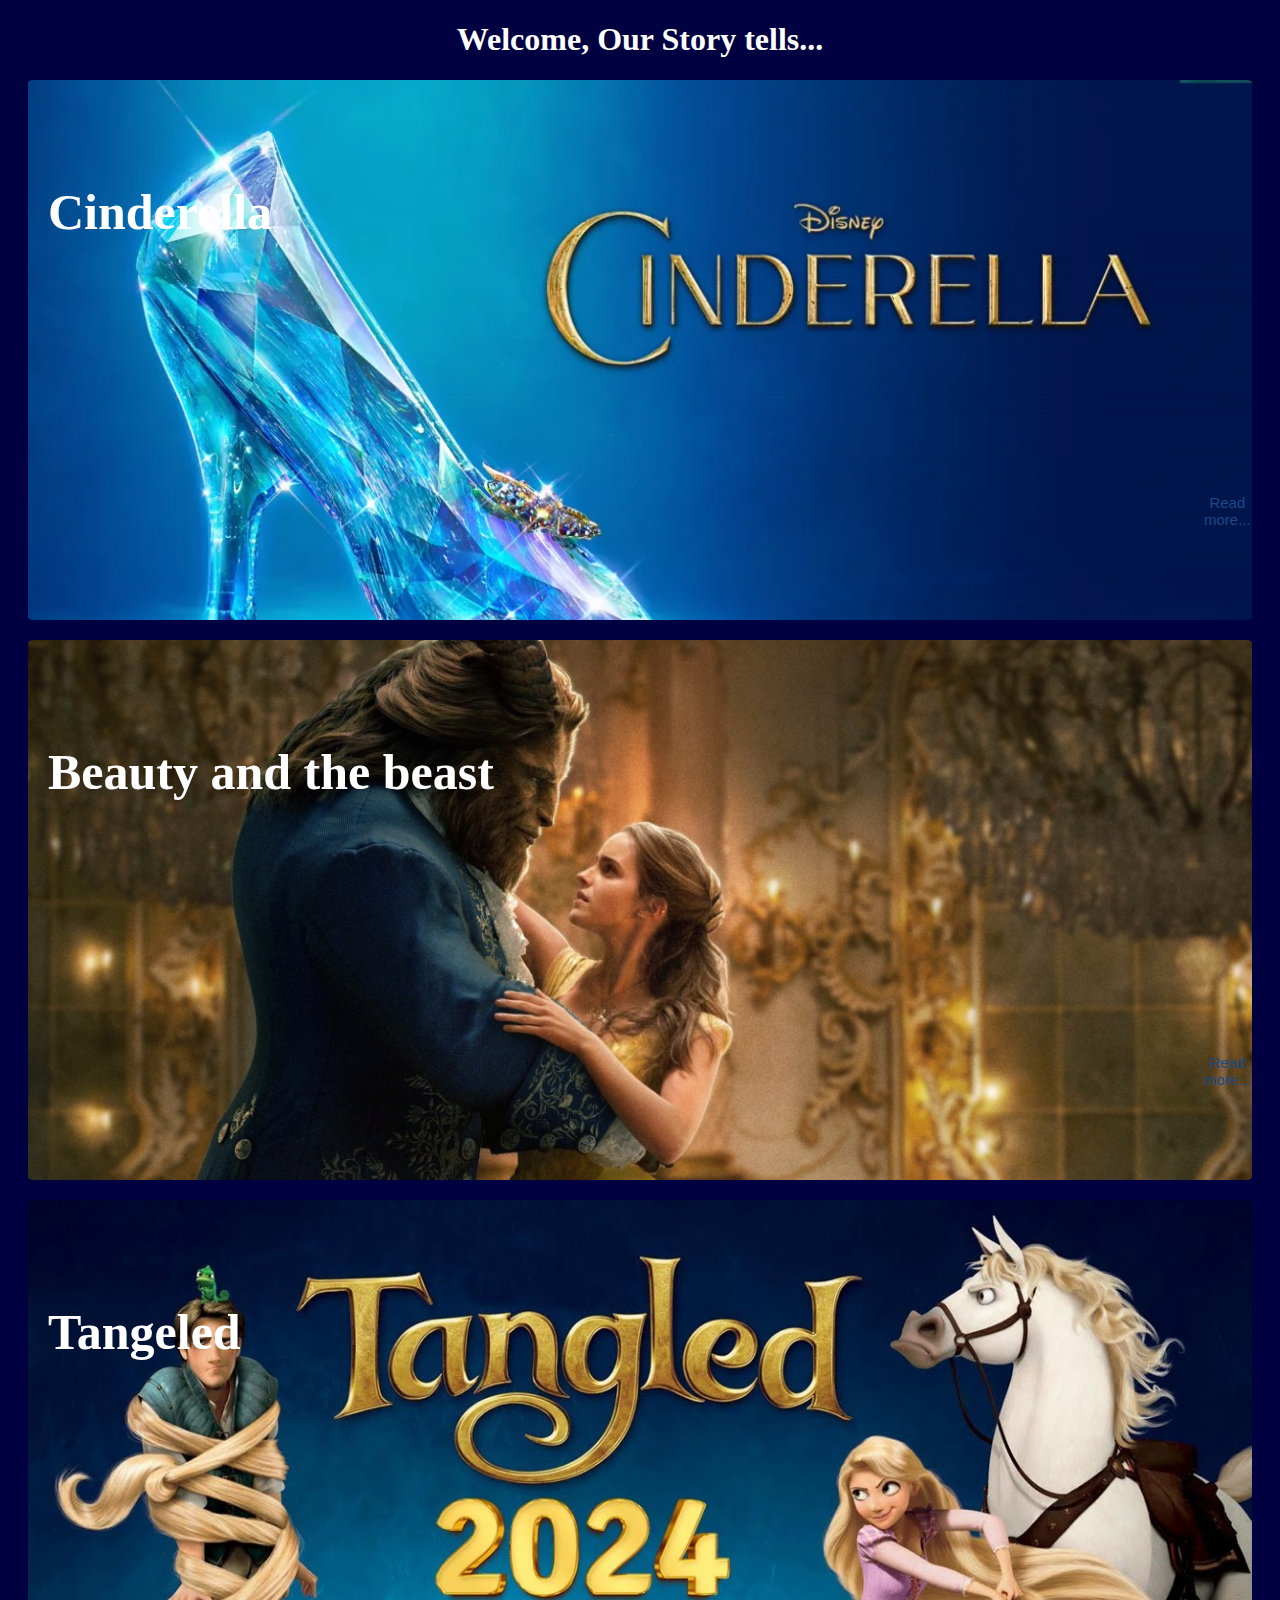
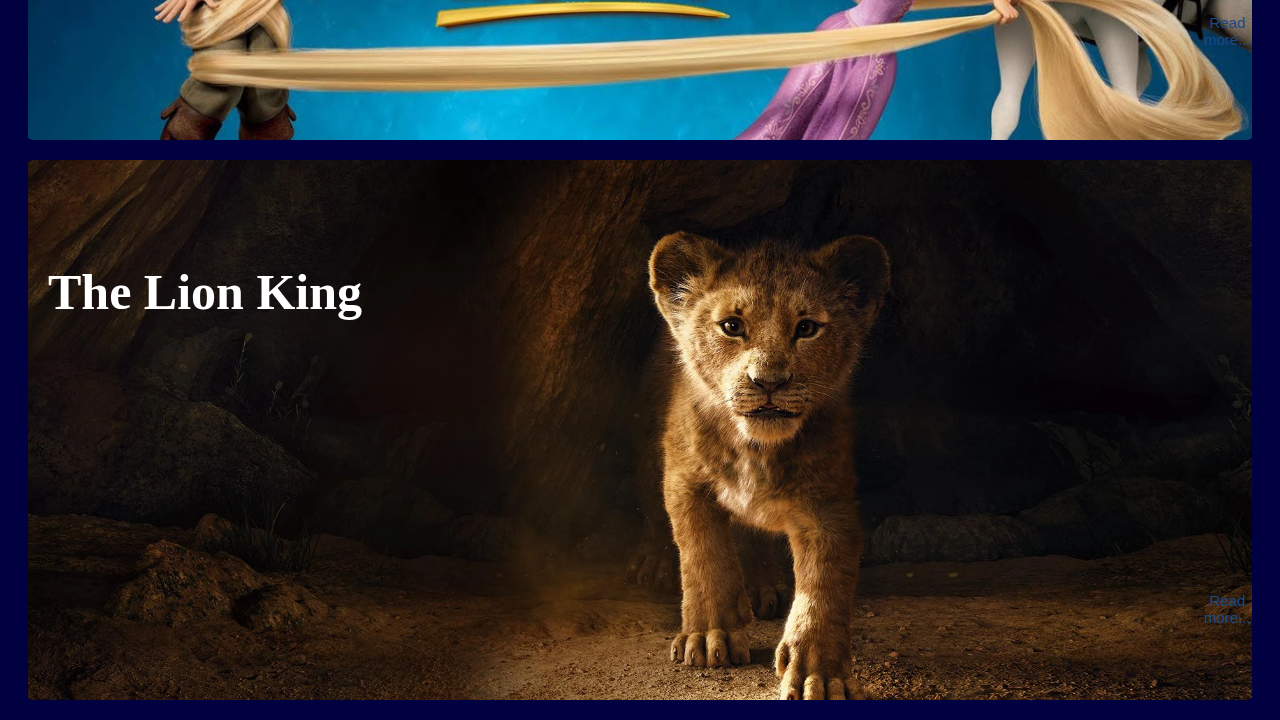
<file: index.html>
<!DOCTYPE html>
<html lang="en">
<head>
    <meta charset="UTF-8">
    <meta name="viewport" content="width=device-width, initial-scale=1.0">
    <title>Document</title>
    <link rel="stylesheet" href="style.css">
</head>
<body>
    <h1 class="MainHeading"> Welcome, Our Story tells... </h1>
    <div class="Sdiv">
        <div class="story1 demo">
            <h5> Cinderella </h5>
            <p class="para"> Once upon a time, in a kingdom far away, there lived a kind-hearted young woman named Cinderella.
                 Her life was filled with hardship, as she was treated cruelly by her wicked stepmother and stepsisters.
                  Despite the relentless mistreatment, Cinderella remained gentle and optimistic, never losing hope.
                   Little did she know, her life was about to change forever. With the help of a magical fairy godmother, Cinderella's dreams of a better life would soon come true, 
                   leading her to an unforgettable adventure that would reveal the true power of kindness, courage, and love. </p>

            <button class="b1">Read more...</button>
        </div>
        <div class="story2 demo">
            <h5> Beauty and the beast </h5>
            <p class="para">Once upon a time, in a faraway land, there was a young and beautiful woman named Belle,
                 who lived in a small village. Although she was admired for her looks, it was her intelligence, kindness, and 
                 love for adventure that set her apart from others. One day, her father was captured by a fearsome Beast while 
                 exploring the Beast’s mysterious castle. Belle bravely offered to take her father’s place, and so, 
                 she became the Beast’s prisoner. Over time, she discovered that beneath the Beast’s frightening exterior,
                  there was a kind and gentle soul. Together, they embarked on a journey of self-discovery, love, and redemption, 
                  proving that true beauty comes from within.</p>

            <button>Read more...</button>
        </div>
        <div class="story3 demo">
            <h5> Tangeled </h5>
            <p class="para">Once upon a time, in a hidden tower deep in a magical forest, there lived a young girl named Rapunzel,
                 who was blessed with long, golden hair that shimmered like the sun. She had been taken from her parents as a baby by 
                 a mysterious witch and raised in the tower, isolated from the world. Rapunzel dreamt of escaping to experience the wonders
                  beyond the walls of her prison. Her life changed when a charming thief named Flynn Rider stumbled upon her tower, and together
                   they embarked on an adventurous journey that would not only uncover secrets from her past but also reveal the true meaning of 
                   freedom, love, and family.</p>

            <button>Read more...</button>
        </div>
        <div class="story4 demo">
            <h5> The Lion King </h5>
            <p class="para">In the vast and vibrant African savanna, a young lion cub named Simba was born to King Mufasa and Queen Sarabi, 
                destined to one day rule the Pride Lands. However, tragedy struck when Simba's evil uncle, Scar, plotted to seize the throne,
                 causing Mufasa’s untimely death and leading Simba to flee, believing he was responsible. Alone and guilt-ridden, Simba grew up
                  in exile, finding solace in new friends like Timon and Pumbaa. As he matured, Simba learned the truth about his past and the 
                  responsibilities of leadership. With courage and determination, he returned to reclaim his rightful place as king, bringing balance 
                  and harmony back to the Pride Lands. The Lion King is a tale of redemption, bravery, and the circle of life.</p>

            <button>Read more...</button>
        </div>
    </div>
    <script src="script.js"></script>
</body>
</html>
</file>
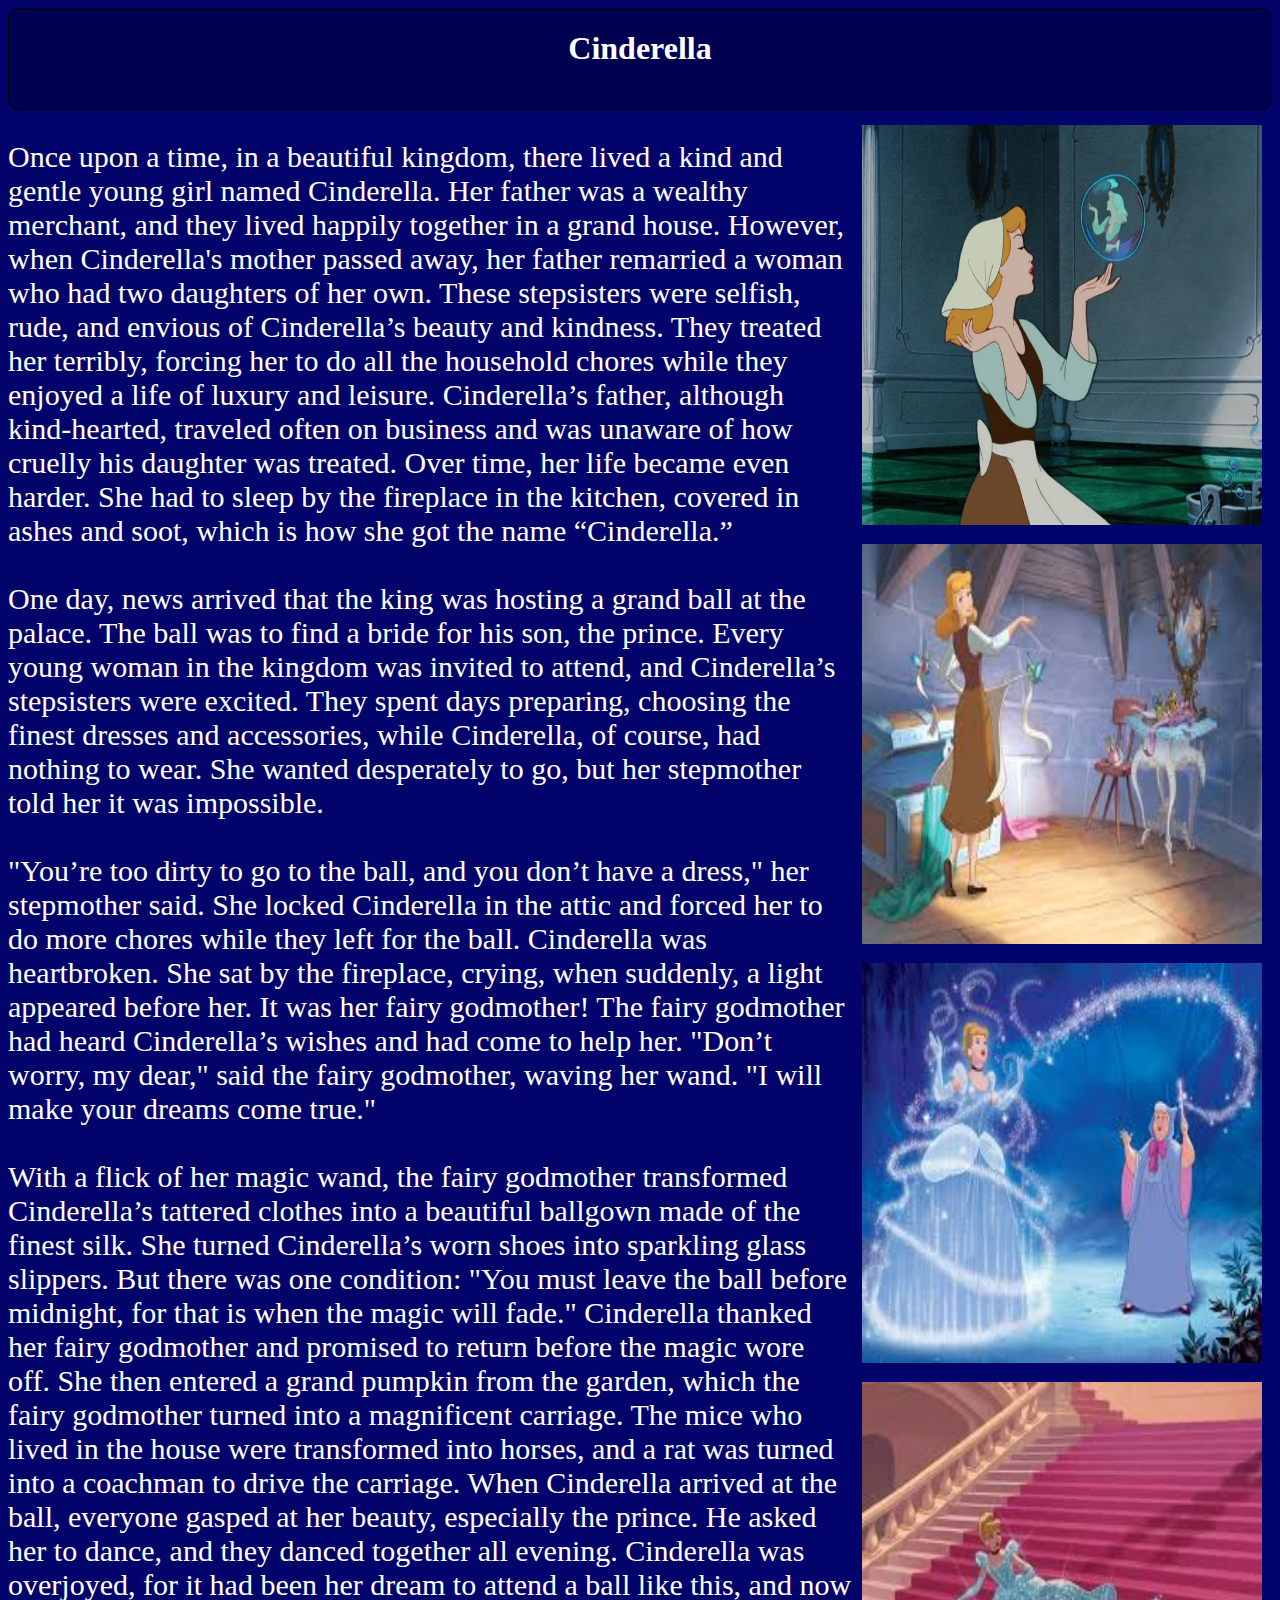
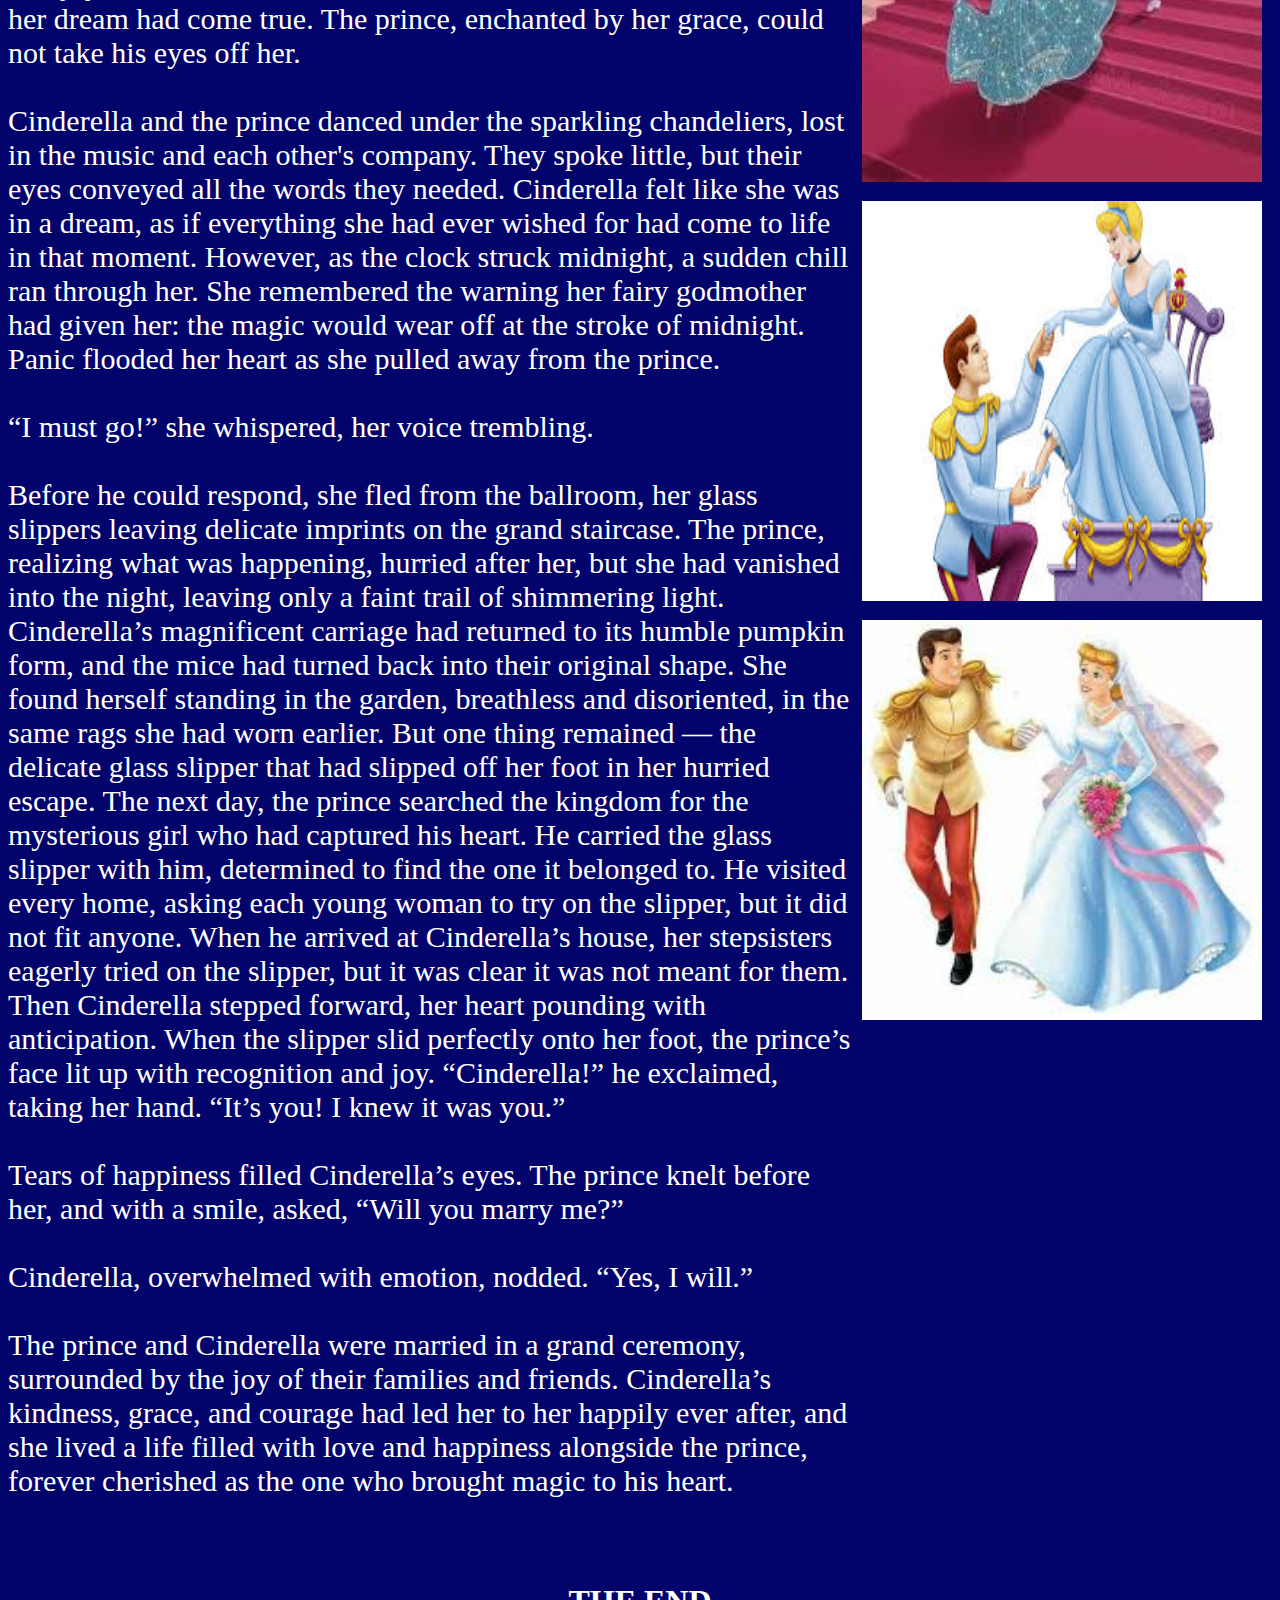
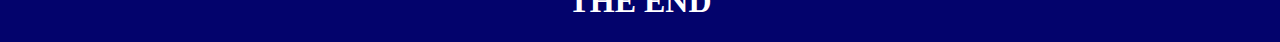
<file: story1.html>
<!DOCTYPE html>
<html lang="en">
<head>
    <meta charset="UTF-8">
    <meta name="viewport" content="width=device-width, initial-scale=1.0">
    <title>Cinderella</title>
</head>
<body style="background-color: rgb(3, 3, 108); color: white;">
    <div>
        <Div style="border: 0.5px solid rgb(0, 0, 0) ; background-color: rgb(0, 0, 81); border-radius: 10px; background-repeat: none; background-size: cover; height: 100px; " >
            <h1 style="color: white; text-align: center;"> Cinderella </h1>
        </Div>
        <div style="display: flex;">
            <div>
                <p style="font-size: 30px;">
                              Once upon a time, in a beautiful kingdom, there lived a kind and gentle young girl named Cinderella. Her father was a wealthy merchant, and they lived happily together in a grand house. However, when Cinderella's mother passed away, her father remarried a woman who had two daughters of her own. These stepsisters were selfish, rude, and envious of Cinderella’s beauty and kindness. They treated her terribly, forcing her to do all the household chores while they enjoyed a life of luxury and leisure.

Cinderella’s father, although kind-hearted, traveled often on business and was unaware of how cruelly his daughter was treated. Over time, her life became even harder. She had to sleep by the fireplace in the kitchen, covered in ashes and soot, which is how she got the name “Cinderella.”<br><br>

One day, news arrived that the king was hosting a grand ball at the palace. The ball was to find a bride for his son, the prince. Every young woman in the kingdom was invited to attend, and Cinderella’s stepsisters were excited. They spent days preparing, choosing the finest dresses and accessories, while Cinderella, of course, had nothing to wear. She wanted desperately to go, but her stepmother told her it was impossible.<br><br>
"You’re too dirty to go to the ball, and you don’t have a dress," her stepmother said. She locked Cinderella in the attic and forced her to do more chores while they left for the ball.

Cinderella was heartbroken. She sat by the fireplace, crying, when suddenly, a light appeared before her. It was her fairy godmother! The fairy godmother had heard Cinderella’s wishes and had come to help her.

"Don’t worry, my dear," said the fairy godmother, waving her wand. "I will make your dreams come true."<br><br>

With a flick of her magic wand, the fairy godmother transformed Cinderella’s tattered clothes into a beautiful ballgown made of the finest silk. She turned Cinderella’s worn shoes into sparkling glass slippers. But there was one condition: "You must leave the ball before midnight, for that is when the magic will fade."

Cinderella thanked her fairy godmother and promised to return before the magic wore off. She then entered a grand pumpkin from the garden, which the fairy godmother turned into a magnificent carriage. The mice who lived in the house were transformed into horses, and a rat was turned into a coachman to drive the carriage.

When Cinderella arrived at the ball, everyone gasped at her beauty, especially the prince. He asked her to dance, and they danced together all evening. Cinderella was overjoyed, for it had been her dream to attend a ball like this, and now her dream had come true. The prince, enchanted by her grace, could not take his eyes off her. <br><br>

Cinderella and the prince danced under the sparkling chandeliers, lost in the music and each other's company. They spoke little, but their eyes conveyed all the words they needed. Cinderella felt like she was in a dream, as if everything she had ever wished for had come to life in that moment.

However, as the clock struck midnight, a sudden chill ran through her. She remembered the warning her fairy godmother had given her: the magic would wear off at the stroke of midnight. Panic flooded her heart as she pulled away from the prince. <br><br>

“I must go!” she whispered, her voice trembling. <br><br>

Before he could respond, she fled from the ballroom, her glass slippers leaving delicate imprints on the grand staircase. The prince, realizing what was happening, hurried after her, but she had vanished into the night, leaving only a faint trail of shimmering light.

Cinderella’s magnificent carriage had returned to its humble pumpkin form, and the mice had turned back into their original shape. She found herself standing in the garden, breathless and disoriented, in the same rags she had worn earlier. But one thing remained — the delicate glass slipper that had slipped off her foot in her hurried escape.

The next day, the prince searched the kingdom for the mysterious girl who had captured his heart. He carried the glass slipper with him, determined to find the one it belonged to. He visited every home, asking each young woman to try on the slipper, but it did not fit anyone.

When he arrived at Cinderella’s house, her stepsisters eagerly tried on the slipper, but it was clear it was not meant for them. Then Cinderella stepped forward, her heart pounding with anticipation. When the slipper slid perfectly onto her foot, the prince’s face lit up with recognition and joy.

“Cinderella!” he exclaimed, taking her hand. “It’s you! I knew it was you.” <br><br>

Tears of happiness filled Cinderella’s eyes. The prince knelt before her, and with a smile, asked, “Will you marry me?” <br><br>

Cinderella, overwhelmed with emotion, nodded. “Yes, I will.”<br><br>

The prince and Cinderella were married in a grand ceremony, surrounded by the joy of their families and friends. Cinderella’s kindness, grace, and courage had led her to her happily ever after, and she lived a life filled with love and happiness alongside the prince, forever cherished as the one who brought magic to his heart. <br><br>
                </p>
            </div>
            <div style="margin: 10px; margin-top: 15px; margin-bottom: 15px;"> 
                <div>
                    <img src="strory1 1.png" alt="cinderella" style="width:400px; height:400px ;margin-bottom: 15px;">
                </div>
                <div>
                    <img src="strory1 3.png" alt="cinderella" style="width:400px; height:400px; margin-bottom: 15px;">
                </div>
                <div>
                    <img src="strory1 2.png" alt="cinderella" style="width:400px; height:400px; margin-bottom: 15px;">
                </div>
                <div>
                    <img src="strory1 4.png" alt="cinderella" style="width:400px; height:400px;  margin-bottom: 15px;">
                </div>
                <div>
                    <img src="strory1 5.png" alt="cinderella" style="width:400px; height:400px; margin-bottom: 15px;">
                </div>
                <div>
                    <img src="strory1 6.png" alt="cinderella" style="width:400px; height:400px;  margin-bottom: 15px;">
                </div>
            </div>
        </div>
    </div>
   <div style="text-align: center;">
    <h1>THE END</h1>
   </div>
</body>
</html>
</file>
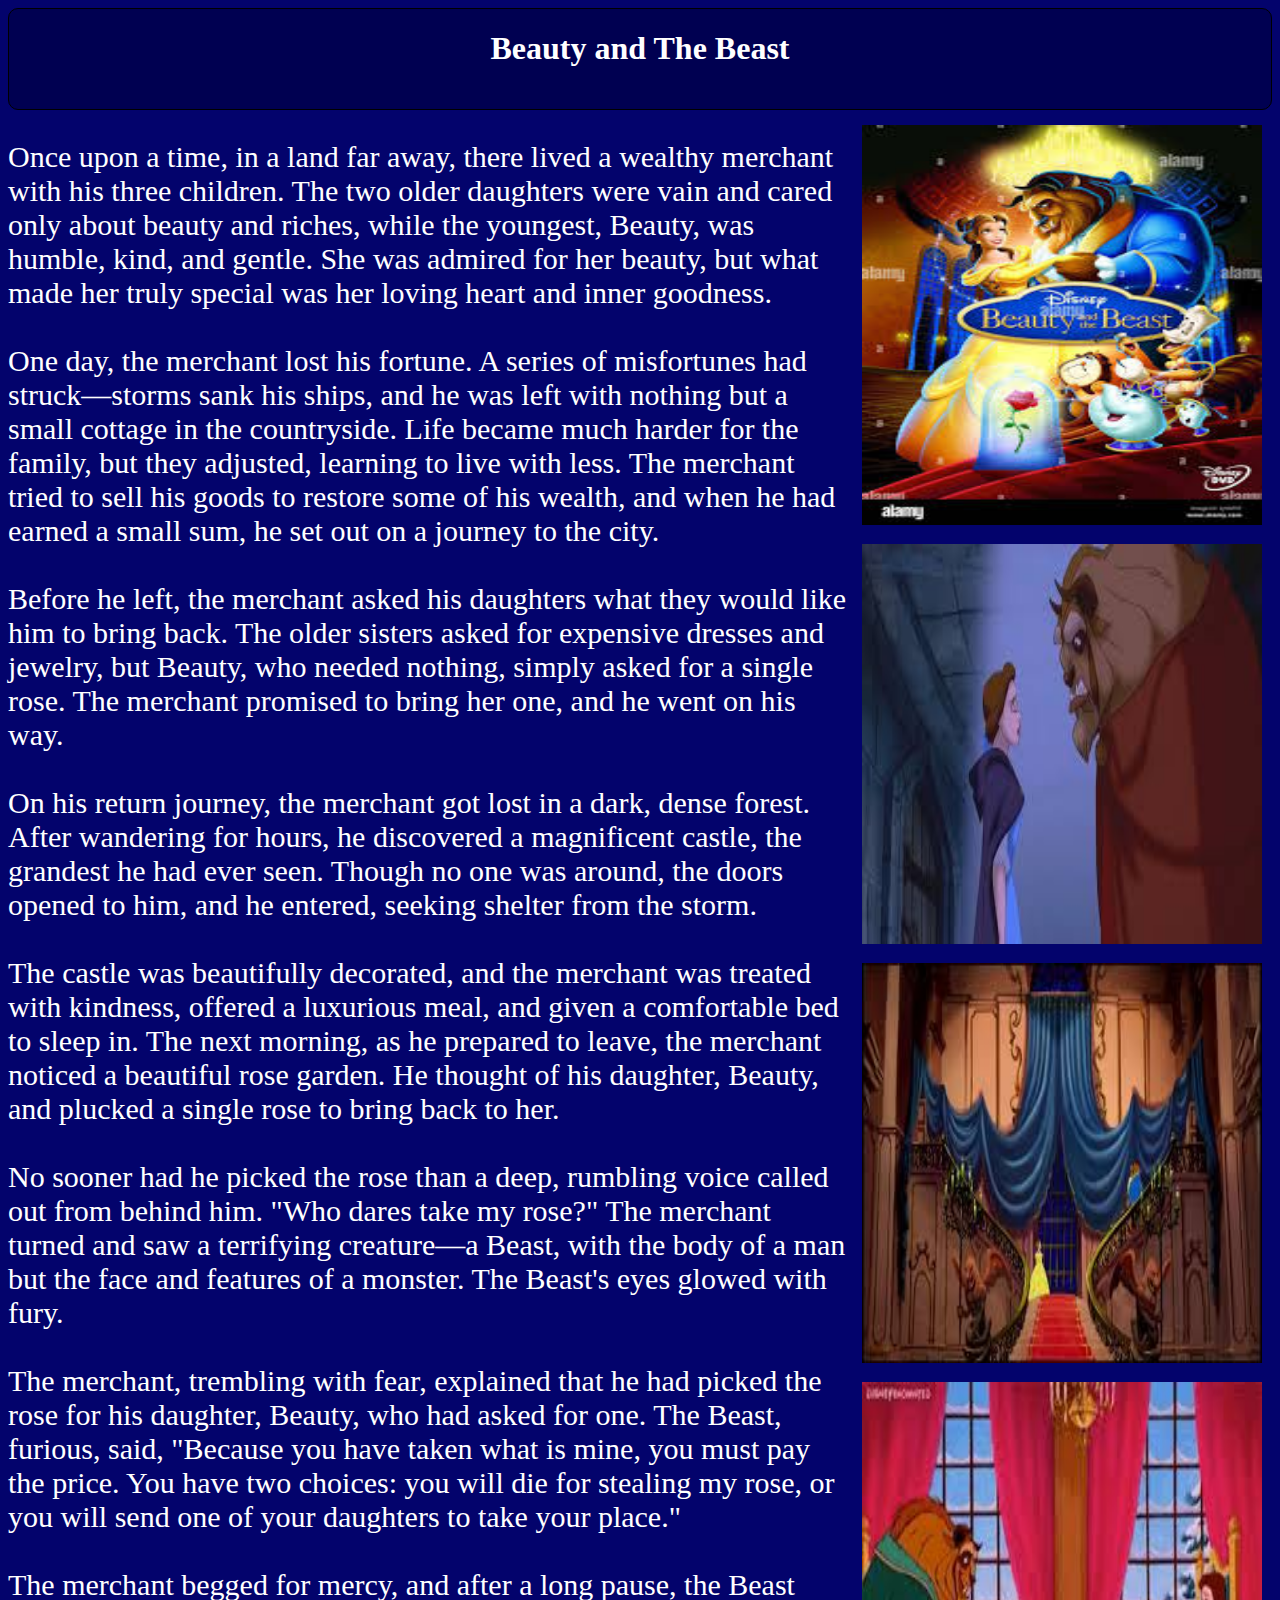
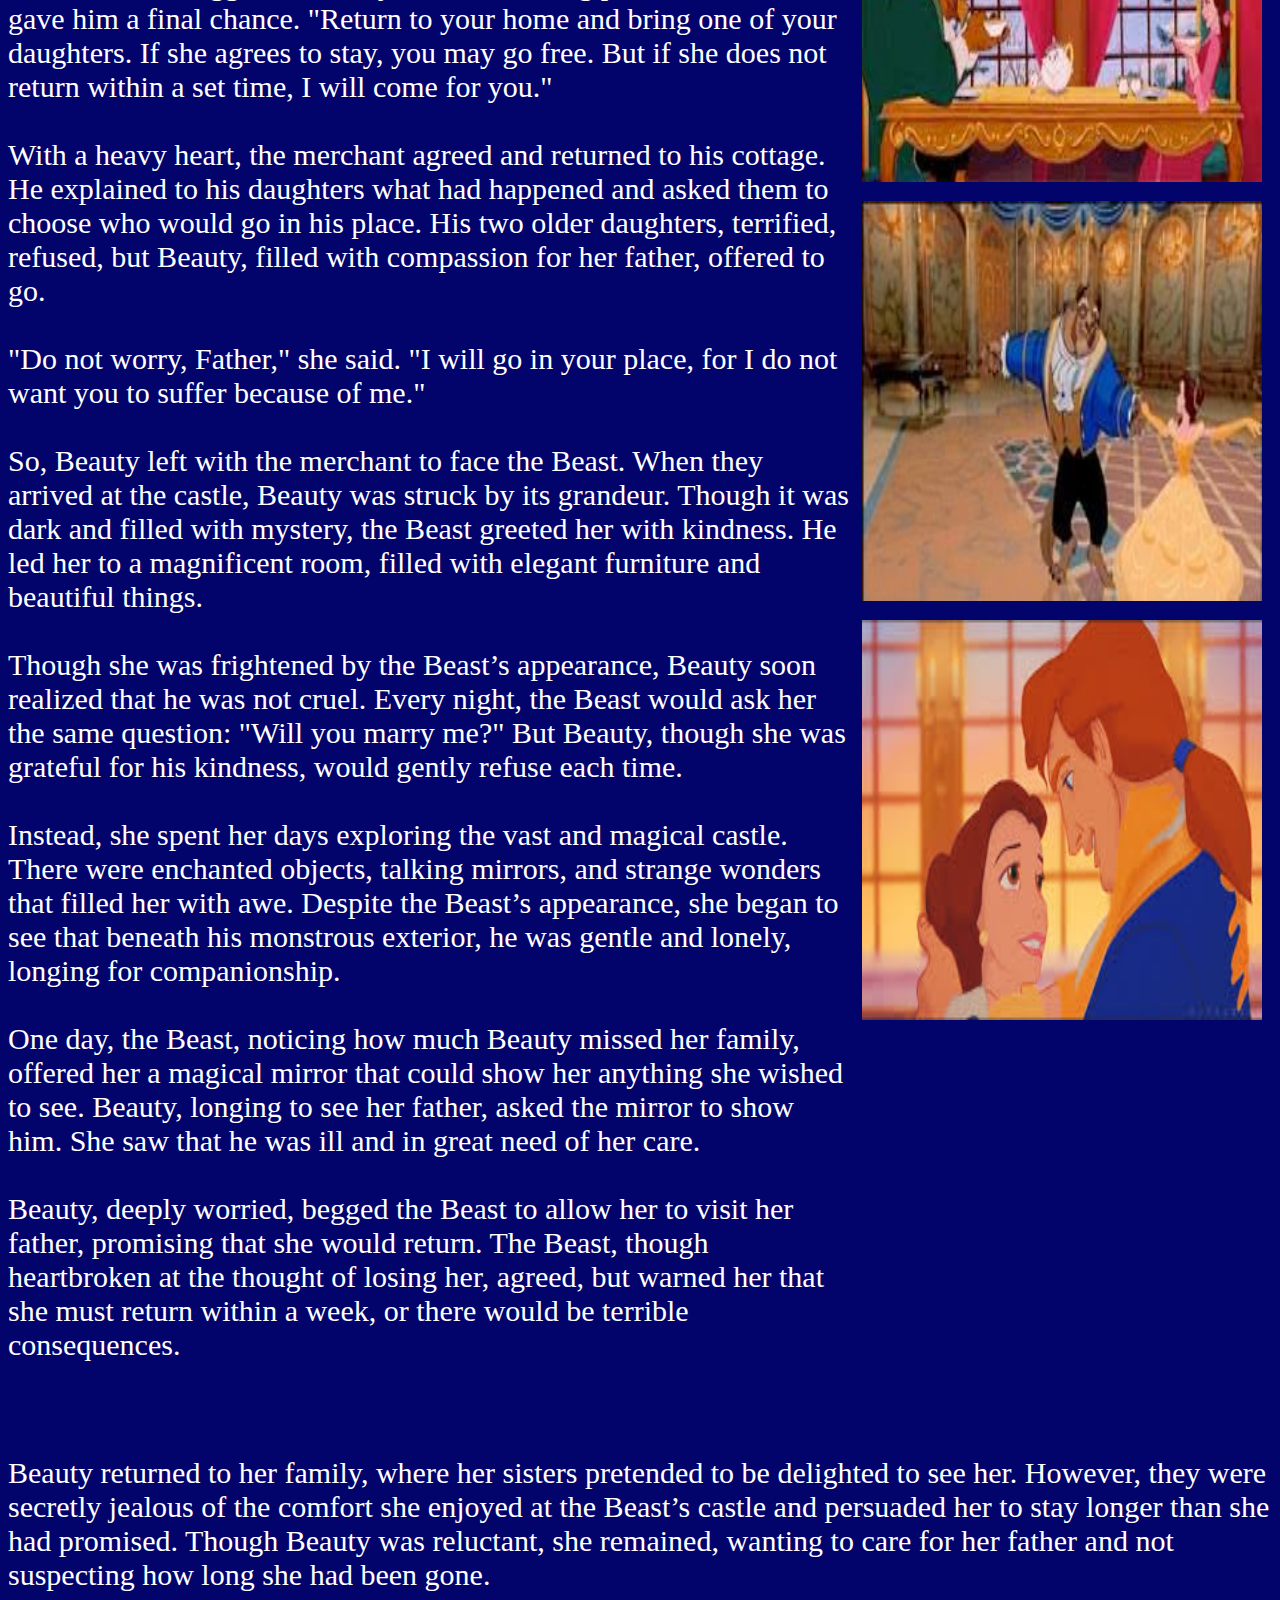
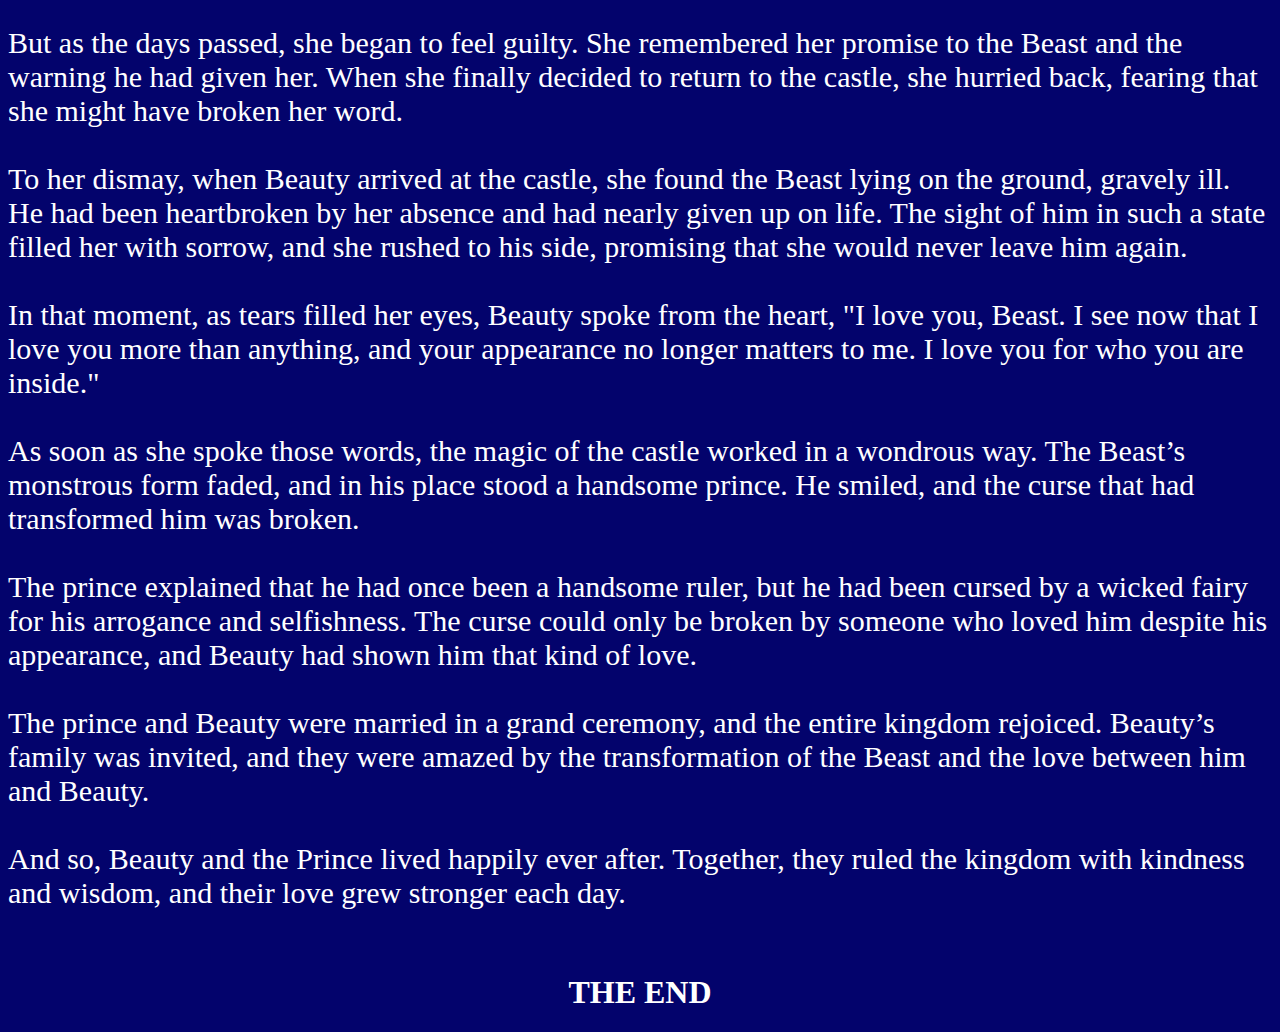
<file: story2.html>
<!DOCTYPE html>
<html lang="en">
<head>
    <meta charset="UTF-8">
    <meta name="viewport" content="width=device-width, initial-scale=1.0">
    <title>Beauty and The Beast</title>
</head>
<body style="background-color: rgb(3, 3, 108); color: white;">
    <div>
        <Div style="border: 0.5px solid rgb(0, 0, 0) ; background-color: rgb(0, 0, 81); border-radius: 10px; background-repeat: none; background-size: cover; height: 100px; " >
            <h1 style="color: white; text-align: center;"> Beauty and The Beast </h1>
        </Div>
        <div style="display: flex;">
            <div>
                <p style="font-size: 30px;">
                    Once upon a time, in a land far away, there lived a wealthy merchant with his three children. The two older daughters were vain and cared only about beauty and riches, while the youngest, Beauty, was humble, kind, and gentle. She was admired for her beauty, but what made her truly special was her loving heart and inner goodness.
    <br>
    <br>

    One day, the merchant lost his fortune. A series of misfortunes had struck—storms sank his ships, and he was left with nothing but a small cottage in the countryside. Life became much harder for the family, but they adjusted, learning to live with less. The merchant tried to sell his goods to restore some of his wealth, and when he had earned a small sum, he set out on a journey to the city.
    <br>
    <br>

    Before he left, the merchant asked his daughters what they would like him to bring back. The older sisters asked for expensive dresses and jewelry, but Beauty, who needed nothing, simply asked for a single rose. The merchant promised to bring her one, and he went on his way.
    <br>
    <br>

    On his return journey, the merchant got lost in a dark, dense forest. After wandering for hours, he discovered a magnificent castle, the grandest he had ever seen. Though no one was around, the doors opened to him, and he entered, seeking shelter from the storm.
    <br>
    <br>

    The castle was beautifully decorated, and the merchant was treated with kindness, offered a luxurious meal, and given a comfortable bed to sleep in. The next morning, as he prepared to leave, the merchant noticed a beautiful rose garden. He thought of his daughter, Beauty, and plucked a single rose to bring back to her.
    <br>
    <br>

    No sooner had he picked the rose than a deep, rumbling voice called out from behind him. "Who dares take my rose?" The merchant turned and saw a terrifying creature—a Beast, with the body of a man but the face and features of a monster. The Beast's eyes glowed with fury.
    <br>
    <br>

    The merchant, trembling with fear, explained that he had picked the rose for his daughter, Beauty, who had asked for one. The Beast, furious, said, "Because you have taken what is mine, you must pay the price. You have two choices: you will die for stealing my rose, or you will send one of your daughters to take your place."
    <br>
    <br>

    The merchant begged for mercy, and after a long pause, the Beast gave him a final chance. "Return to your home and bring one of your daughters. If she agrees to stay, you may go free. But if she does not return within a set time, I will come for you."
    <br>
    <br>

    With a heavy heart, the merchant agreed and returned to his cottage. He explained to his daughters what had happened and asked them to choose who would go in his place. His two older daughters, terrified, refused, but Beauty, filled with compassion for her father, offered to go.
    <br>
    <br>

    "Do not worry, Father," she said. "I will go in your place, for I do not want you to suffer because of me."
    <br>
    <br>

    So, Beauty left with the merchant to face the Beast. When they arrived at the castle, Beauty was struck by its grandeur. Though it was dark and filled with mystery, the Beast greeted her with kindness. He led her to a magnificent room, filled with elegant furniture and beautiful things.
    <br>
    <br>

    Though she was frightened by the Beast’s appearance, Beauty soon realized that he was not cruel. Every night, the Beast would ask her the same question: "Will you marry me?" But Beauty, though she was grateful for his kindness, would gently refuse each time.
    <br>
    <br>

    Instead, she spent her days exploring the vast and magical castle. There were enchanted objects, talking mirrors, and strange wonders that filled her with awe. Despite the Beast’s appearance, she began to see that beneath his monstrous exterior, he was gentle and lonely, longing for companionship.
    <br>
    <br>

    One day, the Beast, noticing how much Beauty missed her family, offered her a magical mirror that could show her anything she wished to see. Beauty, longing to see her father, asked the mirror to show him. She saw that he was ill and in great need of her care.
    <br>
    <br>

    Beauty, deeply worried, begged the Beast to allow her to visit her father, promising that she would return. The Beast, though heartbroken at the thought of losing her, agreed, but warned her that she must return within a week, or there would be terrible consequences.
    <br>
    <br>


                </p>
            </div>
            <div style="margin: 10px; margin-top: 15px; margin-bottom: 15px;"> 
                <div>
                    <img src="strory2 1.png"  style="width:400px; height:400px ;margin-bottom: 15px;">
                </div>
                <div>
                    <img src="strory2 2.png"  style="width:400px; height:400px; margin-bottom: 15px;">
                </div>
                <div>
                    <img src="strory2 3.png"  style="width:400px; height:400px; margin-bottom: 15px;">
                </div>
                <div>
                    <img src="strory2 4.png"  style="width:400px; height:400px;  margin-bottom: 15px;">
                </div>
                <div>
                    <img src="strory2 5.png"  style="width:400px; height:400px; margin-bottom: 15px;">
                </div>
                <div>
                    <img src="strory2 6.png"  style="width:400px; height:400px;  margin-bottom: 15px;">
                </div>
            </div>
        </div>
    </div>
    <div>
        <p style="font-size: 30px;">
            
    Beauty returned to her family, where her sisters pretended to be delighted to see her. However, they were secretly jealous of the comfort she enjoyed at the Beast’s castle and persuaded her to stay longer than she had promised. Though Beauty was reluctant, she remained, wanting to care for her father and not suspecting how long she had been gone.
    <br>
    <br>

    But as the days passed, she began to feel guilty. She remembered her promise to the Beast and the warning he had given her. When she finally decided to return to the castle, she hurried back, fearing that she might have broken her word.
    <br>
    <br>

    To her dismay, when Beauty arrived at the castle, she found the Beast lying on the ground, gravely ill. He had been heartbroken by her absence and had nearly given up on life. The sight of him in such a state filled her with sorrow, and she rushed to his side, promising that she would never leave him again.
    <br>
    <br>

    In that moment, as tears filled her eyes, Beauty spoke from the heart, "I love you, Beast. I see now that I love you more than anything, and your appearance no longer matters to me. I love you for who you are inside."
    <br>
    <br>

    As soon as she spoke those words, the magic of the castle worked in a wondrous way. The Beast’s monstrous form faded, and in his place stood a handsome prince. He smiled, and the curse that had transformed him was broken.
    <br>
    <br>

    The prince explained that he had once been a handsome ruler, but he had been cursed by a wicked fairy for his arrogance and selfishness. The curse could only be broken by someone who loved him despite his appearance, and Beauty had shown him that kind of love.
    <br>
    <br>

    The prince and Beauty were married in a grand ceremony, and the entire kingdom rejoiced. Beauty’s family was invited, and they were amazed by the transformation of the Beast and the love between him and Beauty.
    <br>
    <br>

    And so, Beauty and the Prince lived happily ever after. Together, they ruled the kingdom with kindness and wisdom, and their love grew stronger each day.
    <br>
    <br>
        </p>
    </div>
   <div style="text-align: center;">
    <h1>THE END</h1>
   </div>
</body>
</html>
</file>
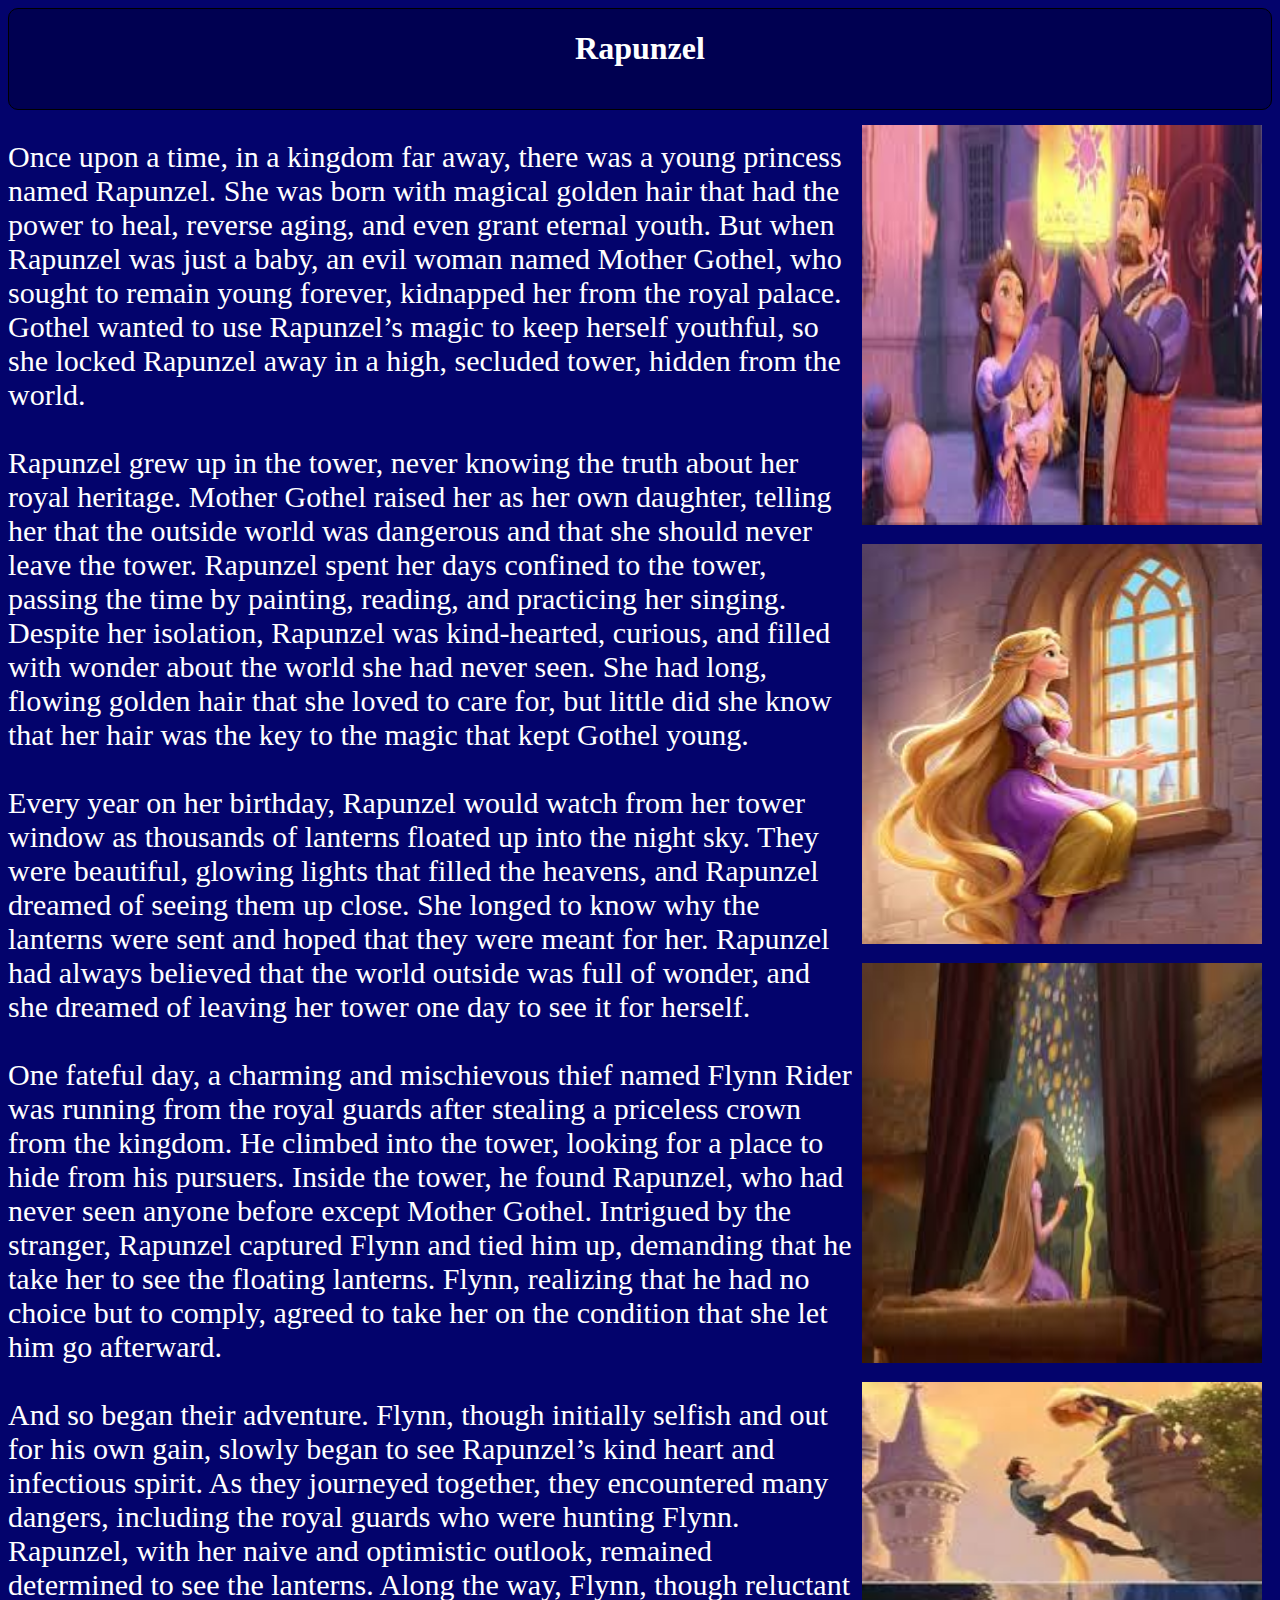
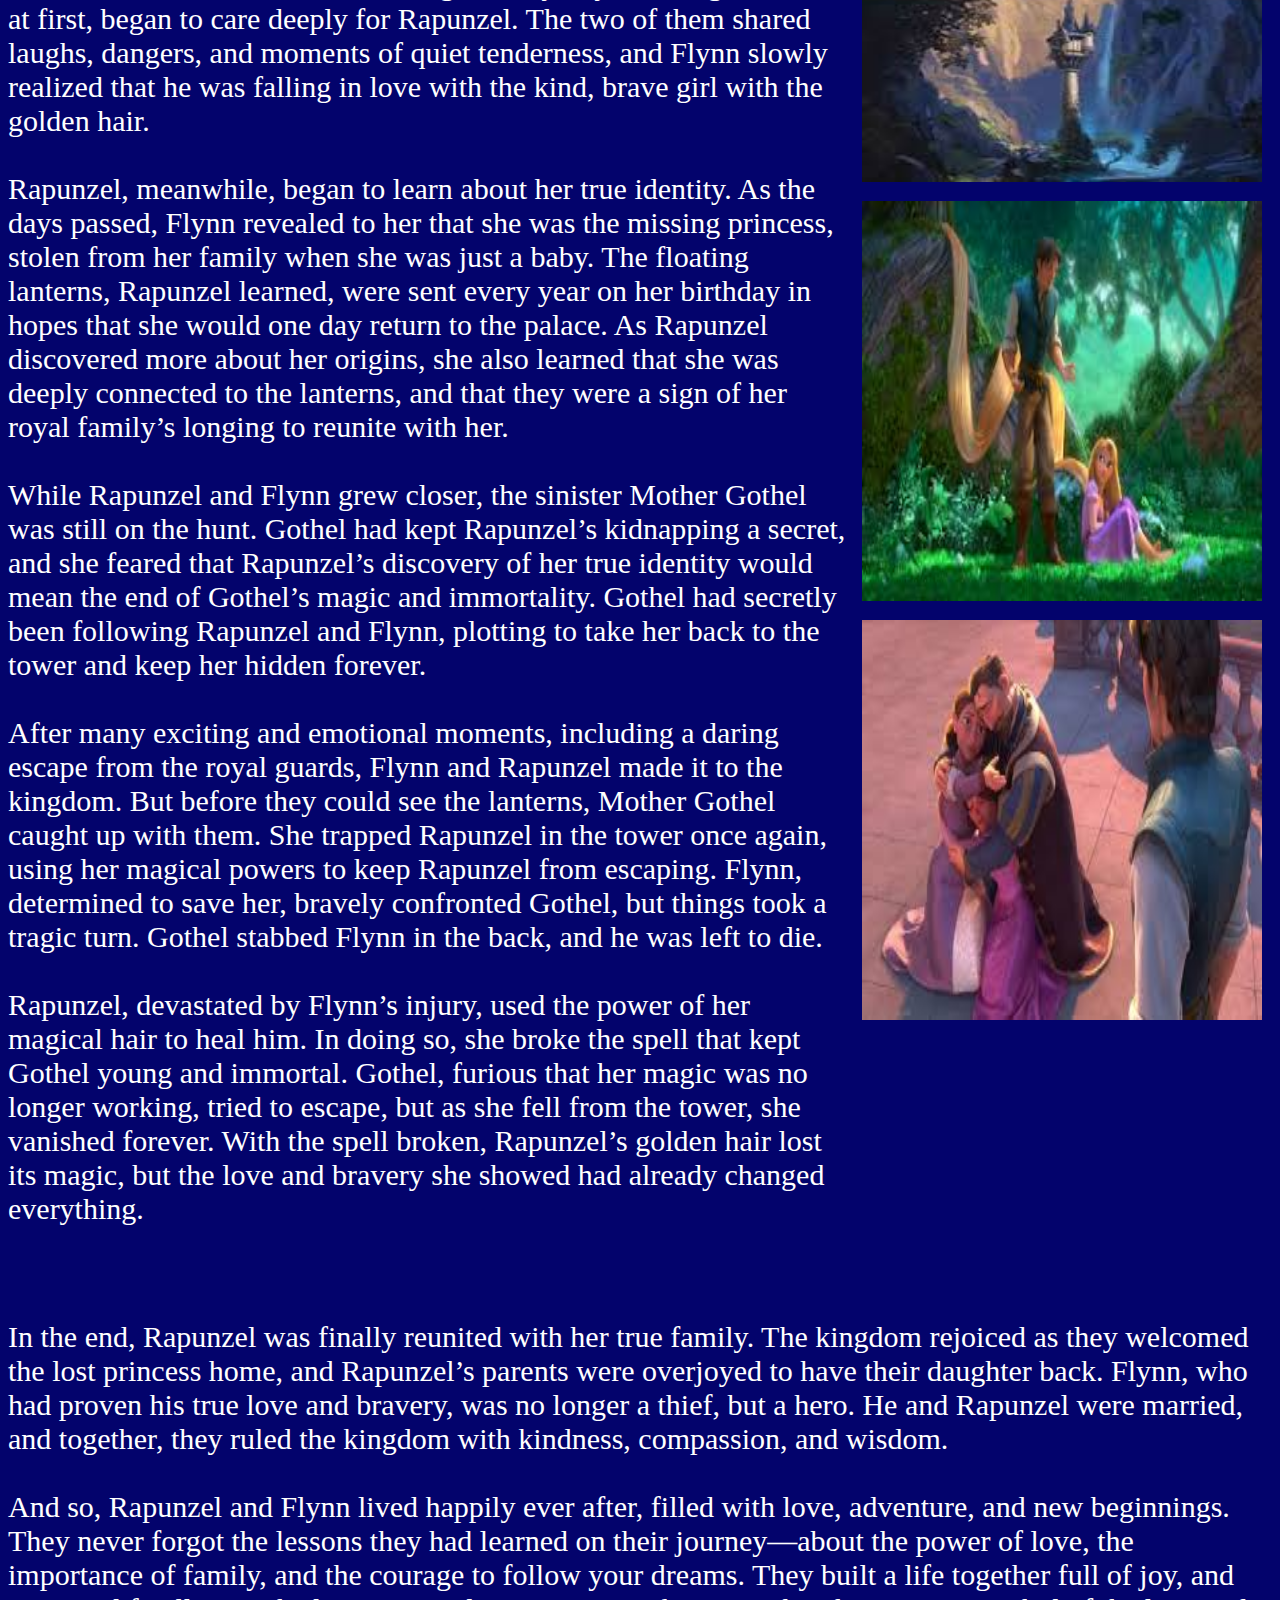
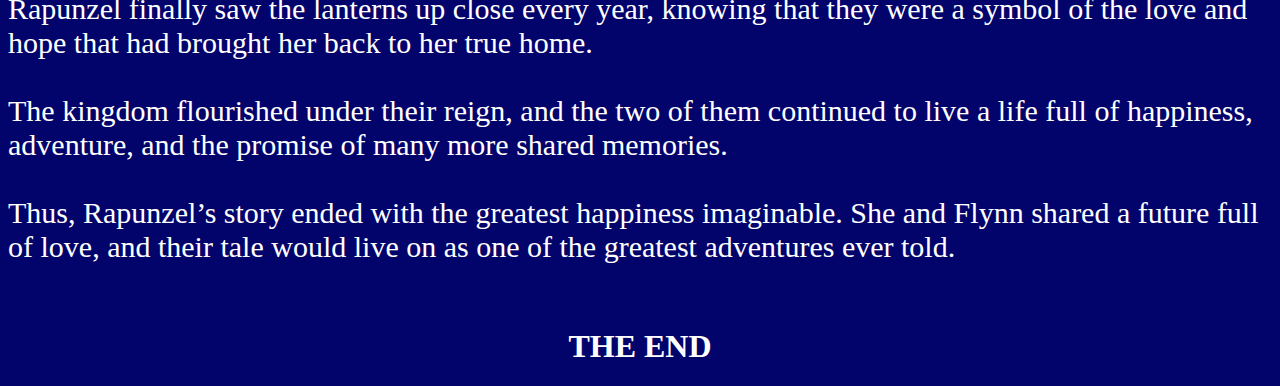
<file: story3.html>
<!DOCTYPE html>
<html lang="en">
<head>
    <meta charset="UTF-8">
    <meta name="viewport" content="width=device-width, initial-scale=1.0">
    <title>Rapunzel</title>
</head>
<body style="background-color: rgb(3, 3, 108); color: white;">
    <div>
        <Div style="border: 0.5px solid rgb(0, 0, 0) ; background-color: rgb(0, 0, 81); border-radius: 10px; background-repeat: none; background-size: cover; height: 100px; " >
            <h1 style="color: white; text-align: center;">Rapunzel </h1>
        </Div>
        <div style="display: flex;">
            <div>
                <p style="font-size: 30px;">
                    
                    Once upon a time, in a kingdom far away, there was a young princess named Rapunzel. She was born with magical golden hair that had the power to heal, reverse aging, and even grant eternal youth. But when Rapunzel was just a baby, an evil woman named Mother Gothel, who sought to remain young forever, kidnapped her from the royal palace. Gothel wanted to use Rapunzel’s magic to keep herself youthful, so she locked Rapunzel away in a high, secluded tower, hidden from the world.
<br>
<br>

Rapunzel grew up in the tower, never knowing the truth about her royal heritage. Mother Gothel raised her as her own daughter, telling her that the outside world was dangerous and that she should never leave the tower. Rapunzel spent her days confined to the tower, passing the time by painting, reading, and practicing her singing. Despite her isolation, Rapunzel was kind-hearted, curious, and filled with wonder about the world she had never seen. She had long, flowing golden hair that she loved to care for, but little did she know that her hair was the key to the magic that kept Gothel young.
<br>
<br>

Every year on her birthday, Rapunzel would watch from her tower window as thousands of lanterns floated up into the night sky. They were beautiful, glowing lights that filled the heavens, and Rapunzel dreamed of seeing them up close. She longed to know why the lanterns were sent and hoped that they were meant for her. Rapunzel had always believed that the world outside was full of wonder, and she dreamed of leaving her tower one day to see it for herself.
<br>
<br>

One fateful day, a charming and mischievous thief named Flynn Rider was running from the royal guards after stealing a priceless crown from the kingdom. He climbed into the tower, looking for a place to hide from his pursuers. Inside the tower, he found Rapunzel, who had never seen anyone before except Mother Gothel. Intrigued by the stranger, Rapunzel captured Flynn and tied him up, demanding that he take her to see the floating lanterns. Flynn, realizing that he had no choice but to comply, agreed to take her on the condition that she let him go afterward.
<br>
<br>

And so began their adventure. Flynn, though initially selfish and out for his own gain, slowly began to see Rapunzel’s kind heart and infectious spirit. As they journeyed together, they encountered many dangers, including the royal guards who were hunting Flynn. Rapunzel, with her naive and optimistic outlook, remained determined to see the lanterns. Along the way, Flynn, though reluctant at first, began to care deeply for Rapunzel. The two of them shared laughs, dangers, and moments of quiet tenderness, and Flynn slowly realized that he was falling in love with the kind, brave girl with the golden hair.
<br>
<br>

Rapunzel, meanwhile, began to learn about her true identity. As the days passed, Flynn revealed to her that she was the missing princess, stolen from her family when she was just a baby. The floating lanterns, Rapunzel learned, were sent every year on her birthday in hopes that she would one day return to the palace. As Rapunzel discovered more about her origins, she also learned that she was deeply connected to the lanterns, and that they were a sign of her royal family’s longing to reunite with her.
<br>
<br>

While Rapunzel and Flynn grew closer, the sinister Mother Gothel was still on the hunt. Gothel had kept Rapunzel’s kidnapping a secret, and she feared that Rapunzel’s discovery of her true identity would mean the end of Gothel’s magic and immortality. Gothel had secretly been following Rapunzel and Flynn, plotting to take her back to the tower and keep her hidden forever.
<br>
<br>

After many exciting and emotional moments, including a daring escape from the royal guards, Flynn and Rapunzel made it to the kingdom. But before they could see the lanterns, Mother Gothel caught up with them. She trapped Rapunzel in the tower once again, using her magical powers to keep Rapunzel from escaping. Flynn, determined to save her, bravely confronted Gothel, but things took a tragic turn. Gothel stabbed Flynn in the back, and he was left to die.
<br>
<br>

Rapunzel, devastated by Flynn’s injury, used the power of her magical hair to heal him. In doing so, she broke the spell that kept Gothel young and immortal. Gothel, furious that her magic was no longer working, tried to escape, but as she fell from the tower, she vanished forever. With the spell broken, Rapunzel’s golden hair lost its magic, but the love and bravery she showed had already changed everything.
<br>
<br>

                </p>
            </div>
            <div style="margin: 10px; margin-top: 15px; margin-bottom: 15px;"> 
                <div>
                    <img src="strory3 1.png" style="width:400px; height:400px ;margin-bottom: 15px;">
                </div>
                <div>
                    <img src="strory3 2.png" style="width:400px; height:400px; margin-bottom: 15px;">
                </div>
                <div>
                    <img src="strory3 3.png" style="width:400px; height:400px; margin-bottom: 15px;">
                </div>
                <div>
                    <img src="strory3 4.png" style="width:400px; height:400px;  margin-bottom: 15px;">
                </div>
                <div>
                    <img src="strory3 5.png" style="width:400px; height:400px; margin-bottom: 15px;">
                </div>
                <div>
                    <img src="strory3 6.png" style="width:400px; height:400px;  margin-bottom: 15px;">
                </div>
            </div>
        </div>
    </div>
    <div>
        <p style="font-size: 30px;">In the end, Rapunzel was finally reunited with her true family. The kingdom rejoiced as they welcomed the lost princess home, and Rapunzel’s parents were overjoyed to have their daughter back. Flynn, who had proven his true love and bravery, was no longer a thief, but a hero. He and Rapunzel were married, and together, they ruled the kingdom with kindness, compassion, and wisdom.
            <br>
            <br>
            
            And so, Rapunzel and Flynn lived happily ever after, filled with love, adventure, and new beginnings. They never forgot the lessons they had learned on their journey—about the power of love, the importance of family, and the courage to follow your dreams. They built a life together full of joy, and Rapunzel finally saw the lanterns up close every year, knowing that they were a symbol of the love and hope that had brought her back to her true home.
            <br>
            <br>
            
            The kingdom flourished under their reign, and the two of them continued to live a life full of happiness, adventure, and the promise of many more shared memories.
            <br>
            <br>
            
            Thus, Rapunzel’s story ended with the greatest happiness imaginable. She and Flynn shared a future full of love, and their tale would live on as one of the greatest adventures ever told.
            <br>
            <br></p>
    </div>
   <div style="text-align: center;">
    <h1>THE END</h1>
   </div>
</body>
</html>
</file>
<file: style.css>
body{
    background-color: rgb(1, 1, 65);
}
.MainHeading{
    text-align: center;
    color:white;
}

.demo{
    background-color: rgb(0, 0, 0);
    height: 500px;
    color: white;
    padding: 20px;
  margin: 20px;
}
.story1{
    color: rgb(255, 255, 255);
    border-radius: 0.5%;
    border-color: solid,rgb(0, 0, 0);
    background-image: url("cendrella.png");
    background-repeat: none;
    background-size: cover; /* Ensures the image covers the div area */
}

.story2{
    border-radius: 0.5%;
    border-color: solid,white;
    background-image: url("beauty\ and\ beast.png");
    background-repeat: none;
    background-size: cover;
}
.story3{
    border-radius: 0.5%;
    border-color: solid,white;
    background-image: url("tangled.png");
    background-repeat: none;
    background-size: cover;
}
.story4{
    border-radius: 0.5%;
    border-color: solid,white;
    background-image: url("lion\ king.png");
    background-repeat: none;
    background-size: cover;
    color:white;
}
p{
    visibility: hidden; /* Make the paragraph invisible S*/
    opacity: 0; /* Optionally, set opacity to 0 to make it fully transparent */
    transition: opacity 0.3s ease, visibility 0.3s ease; /* Smooth transition for opacity and visibility */
}
.demo:hover p{
    font-size: 20px;
    visibility: visible; /* Make the paragraph visible */
    opacity: 1; /* Make the paragraph fully opaque */
}
button{
    background-color: transparent ;
    border: none;
    color:rgb(25, 73, 136);
    margin-left:1150px;
    margin-top:80px;
    font-size: 15px;
}
h5{
    font-size: 50px;
}
</file>
